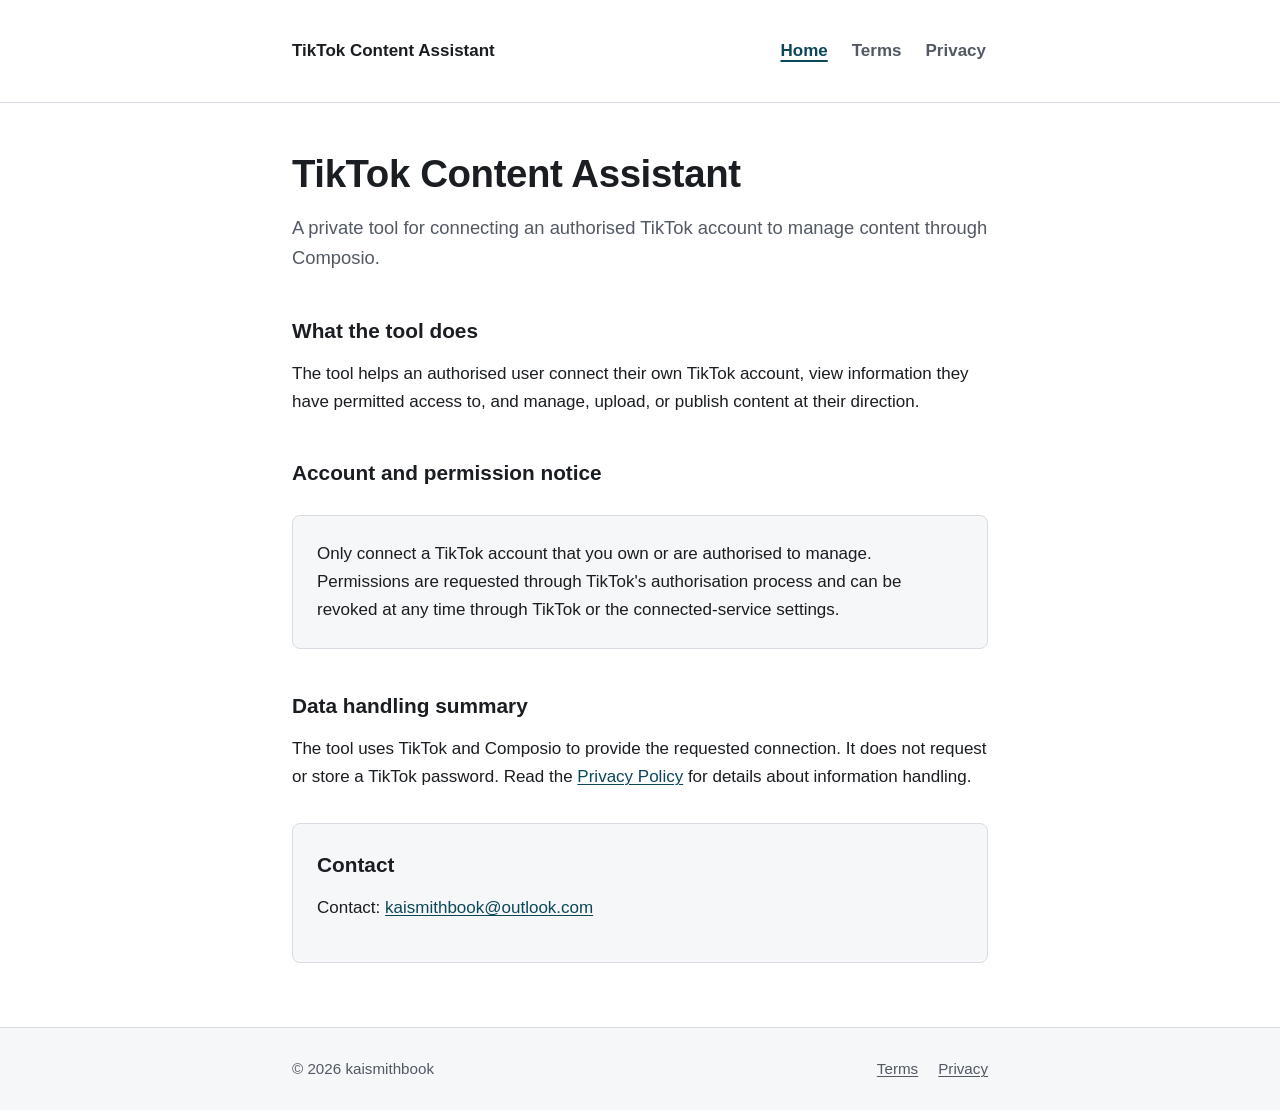
<file: index.html>
<!DOCTYPE html>
<html lang="en-GB">
<head>
  <meta charset="utf-8">
  <meta name="viewport" content="width=device-width, initial-scale=1">
  <title>TikTok Content Assistant</title>
  <meta name="description" content="A private tool for authorised TikTok account connection and content management.">
  <link rel="stylesheet" href="styles.css">
  <link rel="icon" href="favicon.svg" type="image/svg+xml">
</head>
<body>

  <header class="site-header">
    <div class="site-header__inner">
      <p class="site-header__brand">TikTok Content Assistant</p>
      <nav class="site-nav" aria-label="Primary">
        <ul>
          <li><a href="index.html" aria-current="page">Home</a></li>
          <li><a href="terms.html">Terms</a></li>
          <li><a href="privacy.html">Privacy</a></li>
        </ul>
      </nav>
    </div>
  </header>

  <main class="site-main">

    <section aria-labelledby="hero">
      <h1 id="hero">TikTok Content Assistant</h1>
      <p class="lead">A private tool for connecting an authorised TikTok account to manage content through Composio.</p>
    </section>

    <section aria-labelledby="what">
      <h2 id="what">What the tool does</h2>
      <p>The tool helps an authorised user connect their own TikTok account, view information they have permitted access to, and manage, upload, or publish content at their direction.</p>
    </section>

    <section aria-labelledby="account">
      <h2 id="account">Account and permission notice</h2>
      <div class="card">
        <p>Only connect a TikTok account that you own or are authorised to manage. Permissions are requested through TikTok's authorisation process and can be revoked at any time through TikTok or the connected-service settings.</p>
      </div>
    </section>

    <section aria-labelledby="data">
      <h2 id="data">Data handling summary</h2>
      <p>The tool uses TikTok and Composio to provide the requested connection. It does not request or store a TikTok password. Read the <a href="privacy.html">Privacy Policy</a> for details about information handling.</p>
    </section>

    <section aria-labelledby="contact">
      <div class="contact">
        <h2 id="contact">Contact</h2>
        <p>
          Contact: <a href="mailto:kaismithbook@outlook.com">kaismithbook@outlook.com</a>
        </p>
      </div>
    </section>

  </main>

  <footer class="site-footer">
    <div class="site-footer__inner">
      <span class="site-footer__year">© 2026 kaismithbook</span>
      <nav class="site-footer__links" aria-label="Legal">
        <a href="terms.html">Terms</a>
        <a href="privacy.html">Privacy</a>
      </nav>
    </div>
  </footer>

</body>
</html>
</file>
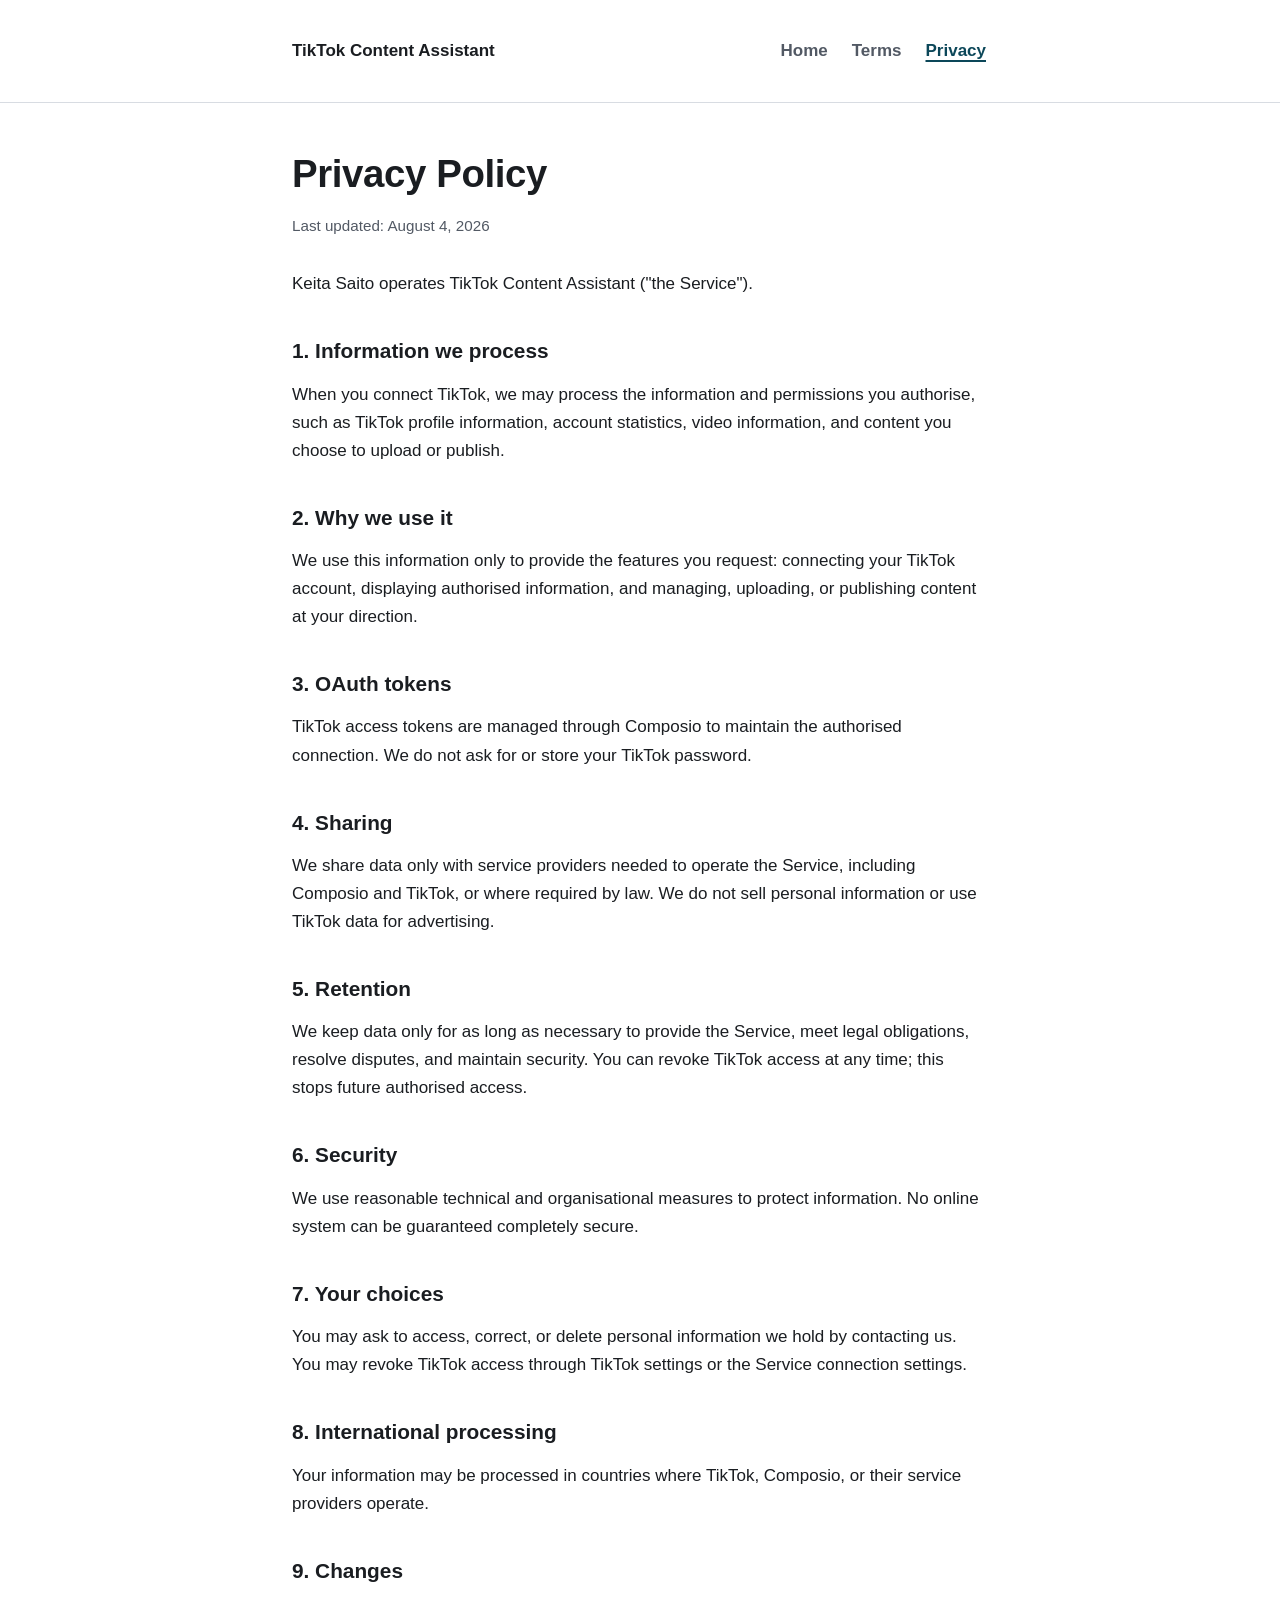
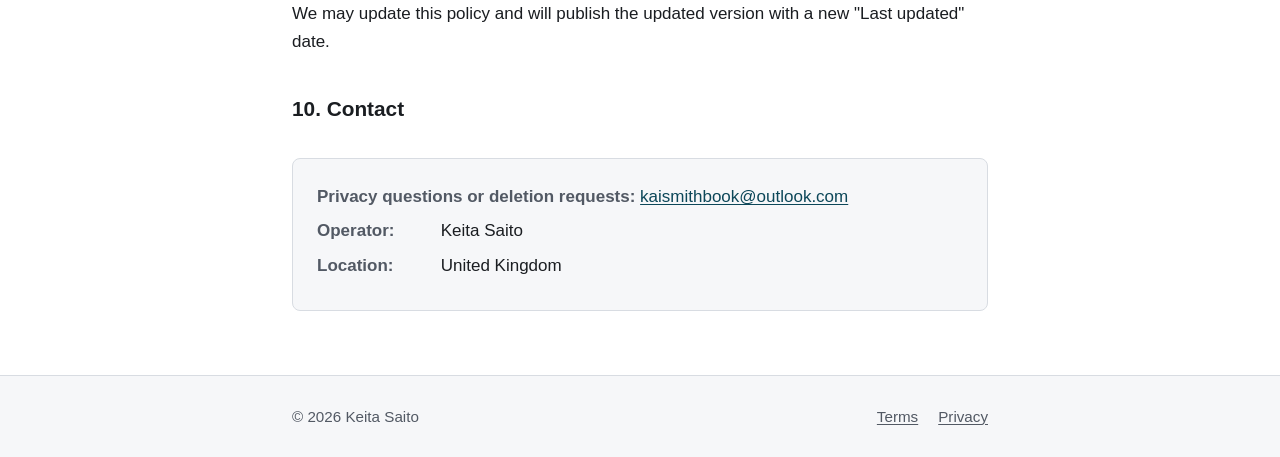
<file: privacy.html>
<!DOCTYPE html>
<html lang="en-GB">
<head>
  <meta charset="utf-8">
  <meta name="viewport" content="width=device-width, initial-scale=1">
  <title>Privacy Policy — TikTok Content Assistant</title>
  <meta name="description" content="Privacy Policy for TikTok Content Assistant, a private content-management tool.">
  <link rel="stylesheet" href="styles.css">
  <link rel="icon" href="favicon.svg" type="image/svg+xml">
</head>
<body>

  <header class="site-header">
    <div class="site-header__inner">
      <p class="site-header__brand"><a href="index.html" style="color:inherit;text-decoration:none;">TikTok Content Assistant</a></p>
      <nav class="site-nav" aria-label="Primary">
        <ul>
          <li><a href="index.html">Home</a></li>
          <li><a href="terms.html">Terms</a></li>
          <li><a href="privacy.html" aria-current="page">Privacy</a></li>
        </ul>
      </nav>
    </div>
  </header>

  <main class="site-main legal">

    <h1>Privacy Policy</h1>
    <p class="updated">Last updated: August 4, 2026</p>

    <p>Keita Saito operates TikTok Content Assistant ("the Service").</p>

    <h2>1. Information we process</h2>
    <p>When you connect TikTok, we may process the information and permissions you authorise, such as TikTok profile information, account statistics, video information, and content you choose to upload or publish.</p>

    <h2>2. Why we use it</h2>
    <p>We use this information only to provide the features you request: connecting your TikTok account, displaying authorised information, and managing, uploading, or publishing content at your direction.</p>

    <h2>3. OAuth tokens</h2>
    <p>TikTok access tokens are managed through Composio to maintain the authorised connection. We do not ask for or store your TikTok password.</p>

    <h2>4. Sharing</h2>
    <p>We share data only with service providers needed to operate the Service, including Composio and TikTok, or where required by law. We do not sell personal information or use TikTok data for advertising.</p>

    <h2>5. Retention</h2>
    <p>We keep data only for as long as necessary to provide the Service, meet legal obligations, resolve disputes, and maintain security. You can revoke TikTok access at any time; this stops future authorised access.</p>

    <h2>6. Security</h2>
    <p>We use reasonable technical and organisational measures to protect information. No online system can be guaranteed completely secure.</p>

    <h2>7. Your choices</h2>
    <p>You may ask to access, correct, or delete personal information we hold by contacting us. You may revoke TikTok access through TikTok settings or the Service connection settings.</p>

    <h2>8. International processing</h2>
    <p>Your information may be processed in countries where TikTok, Composio, or their service providers operate.</p>

    <h2>9. Changes</h2>
    <p>We may update this policy and will publish the updated version with a new "Last updated" date.</p>

    <h2>10. Contact</h2>
    <div class="contact">
      <ul class="contact__meta">
        <li><strong>Privacy questions or deletion requests:</strong> <a href="mailto:kaismithbook@outlook.com">kaismithbook@outlook.com</a></li>
        <li><strong>Operator:</strong> Keita Saito</li>
        <li><strong>Location:</strong> United Kingdom</li>
      </ul>
    </div>

  </main>

  <footer class="site-footer">
    <div class="site-footer__inner">
      <span class="site-footer__year">© 2026 Keita Saito</span>
      <nav class="site-footer__links" aria-label="Legal">
        <a href="terms.html">Terms</a>
        <a href="privacy.html">Privacy</a>
      </nav>
    </div>
  </footer>

</body>
</html>
</file>
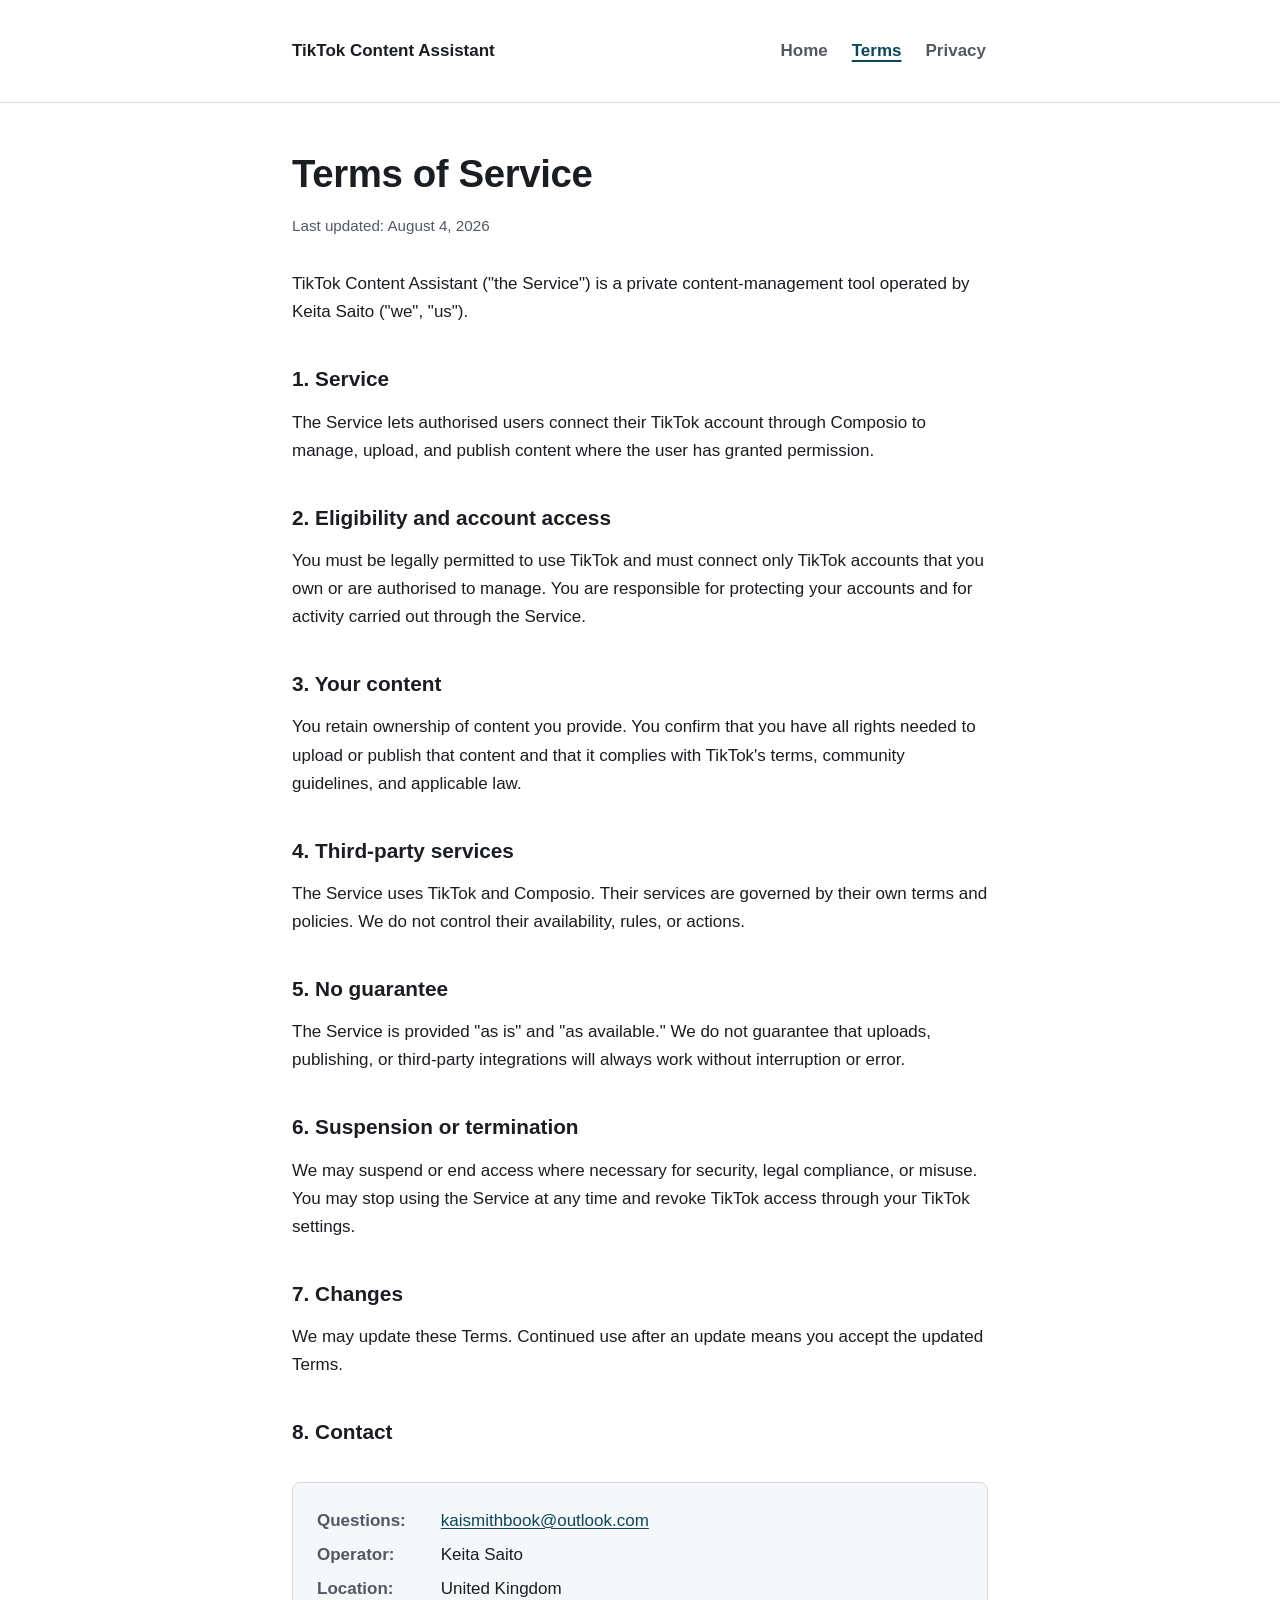
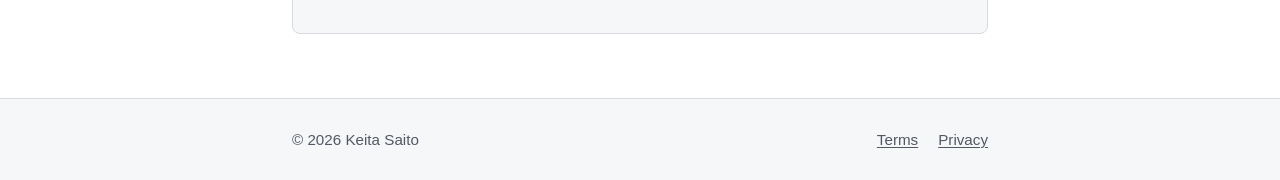
<file: terms.html>
<!DOCTYPE html>
<html lang="en-GB">
<head>
  <meta charset="utf-8">
  <meta name="viewport" content="width=device-width, initial-scale=1">
  <title>Terms of Service — TikTok Content Assistant</title>
  <meta name="description" content="Terms of Service for TikTok Content Assistant, a private content-management tool.">
  <link rel="stylesheet" href="styles.css">
  <link rel="icon" href="favicon.svg" type="image/svg+xml">
</head>
<body>

  <header class="site-header">
    <div class="site-header__inner">
      <p class="site-header__brand"><a href="index.html" style="color:inherit;text-decoration:none;">TikTok Content Assistant</a></p>
      <nav class="site-nav" aria-label="Primary">
        <ul>
          <li><a href="index.html">Home</a></li>
          <li><a href="terms.html" aria-current="page">Terms</a></li>
          <li><a href="privacy.html">Privacy</a></li>
        </ul>
      </nav>
    </div>
  </header>

  <main class="site-main legal">

    <h1>Terms of Service</h1>
    <p class="updated">Last updated: August 4, 2026</p>

    <p>TikTok Content Assistant ("the Service") is a private content-management tool operated by Keita Saito ("we", "us").</p>

    <h2>1. Service</h2>
    <p>The Service lets authorised users connect their TikTok account through Composio to manage, upload, and publish content where the user has granted permission.</p>

    <h2>2. Eligibility and account access</h2>
    <p>You must be legally permitted to use TikTok and must connect only TikTok accounts that you own or are authorised to manage. You are responsible for protecting your accounts and for activity carried out through the Service.</p>

    <h2>3. Your content</h2>
    <p>You retain ownership of content you provide. You confirm that you have all rights needed to upload or publish that content and that it complies with TikTok's terms, community guidelines, and applicable law.</p>

    <h2>4. Third-party services</h2>
    <p>The Service uses TikTok and Composio. Their services are governed by their own terms and policies. We do not control their availability, rules, or actions.</p>

    <h2>5. No guarantee</h2>
    <p>The Service is provided "as is" and "as available." We do not guarantee that uploads, publishing, or third-party integrations will always work without interruption or error.</p>

    <h2>6. Suspension or termination</h2>
    <p>We may suspend or end access where necessary for security, legal compliance, or misuse. You may stop using the Service at any time and revoke TikTok access through your TikTok settings.</p>

    <h2>7. Changes</h2>
    <p>We may update these Terms. Continued use after an update means you accept the updated Terms.</p>

    <h2>8. Contact</h2>
    <div class="contact">
      <ul class="contact__meta">
        <li><strong>Questions:</strong> <a href="mailto:kaismithbook@outlook.com">kaismithbook@outlook.com</a></li>
        <li><strong>Operator:</strong> Keita Saito</li>
        <li><strong>Location:</strong> United Kingdom</li>
      </ul>
    </div>

  </main>

  <footer class="site-footer">
    <div class="site-footer__inner">
      <span class="site-footer__year">© 2026 Keita Saito</span>
      <nav class="site-footer__links" aria-label="Legal">
        <a href="terms.html">Terms</a>
        <a href="privacy.html">Privacy</a>
      </nav>
    </div>
  </footer>

</body>
</html>
</file>
<file: styles.css>
/* TikTok Content Assistant — styles.css
   Plain, static, dependency-free. System fonts only. */

:root {
  --bg: #ffffff;
  --surface: #f6f7f9;
  --text: #1a1d21;
  --text-muted: #525964;
  --border: #d8dce2;
  --accent: #14617a;        /* restrained teal accent */
  --accent-strong: #0c4759;
  --focus: #14617a;
  --max-width: 760px;
  --radius: 8px;
  --gutter: clamp(16px, 5vw, 32px);
}

* {
  box-sizing: border-box;
}

html {
  -webkit-text-size-adjust: 100%;
}

body {
  margin: 0;
  background: var(--bg);
  color: var(--text);
  font-family: -apple-system, BlinkMacSystemFont, "Segoe UI", Roboto, Oxygen,
    Ubuntu, Cantarell, "Helvetica Neue", Arial, sans-serif;
  font-size: 1.0625rem;
  line-height: 1.65;
  -webkit-font-smoothing: antialiased;
  text-rendering: optimizeLegibility;
}

a {
  color: var(--accent-strong);
  text-decoration: underline;
  text-underline-offset: 2px;
  text-decoration-thickness: 1px;
}

a:hover {
  color: var(--accent);
}

a:focus-visible,
button:focus-visible,
[tabindex]:focus-visible {
  outline: 3px solid var(--focus);
  outline-offset: 2px;
  border-radius: 2px;
}

/* ---------- Header / Nav ---------- */

.site-header {
  border-bottom: 1px solid var(--border);
  background: var(--bg);
}

.site-header__inner {
  max-width: var(--max-width);
  margin: 0 auto;
  padding: 20px var(--gutter);
  display: flex;
  flex-wrap: wrap;
  align-items: baseline;
  justify-content: space-between;
  gap: 8px 16px;
}

.site-header__brand {
  font-size: 1.0625rem;
  font-weight: 700;
  color: var(--text);
}

.site-nav ul {
  list-style: none;
  display: flex;
  flex-wrap: wrap;
  gap: 8px 20px;
  margin: 0;
  padding: 0;
}

.site-nav a {
  color: var(--text-muted);
  font-weight: 600;
  text-decoration: none;
  padding: 4px 2px;
}

.site-nav a:hover {
  color: var(--accent-strong);
}

.site-nav a[aria-current="page"] {
  color: var(--accent-strong);
  text-decoration: underline;
  text-decoration-thickness: 2px;
  text-underline-offset: 4px;
}

/* ---------- Main ---------- */

.site-main {
  max-width: var(--max-width);
  margin: 0 auto;
  padding: 48px var(--gutter) 64px;
}

main h1 {
  font-size: clamp(1.9rem, 6vw, 2.4rem);
  line-height: 1.2;
  margin: 0 0 16px;
  letter-spacing: -0.01em;
}

main h2 {
  font-size: 1.3rem;
  margin: 40px 0 12px;
}

main p {
  margin: 0 0 16px;
  color: var(--text);
}

.lead {
  font-size: 1.15rem;
  color: var(--text-muted);
  margin-bottom: 8px;
}

.updated {
  color: var(--text-muted);
  font-size: 0.95rem;
  margin: 0 0 32px;
}

/* ---------- Cards / sections ---------- */

.card {
  background: var(--surface);
  border: 1px solid var(--border);
  border-radius: var(--radius);
  padding: 24px;
  margin: 24px 0;
}

.card p:last-child,
.card li:last-child {
  margin-bottom: 0;
}

/* ---------- Legal prose ---------- */

.legal ol {
  margin: 0;
  padding-left: 1.25rem;
}

.legal ol li {
  margin-bottom: 14px;
}

.legal h2 {
  margin-top: 36px;
}

/* ---------- Contact block ---------- */

.contact {
  background: var(--surface);
  border: 1px solid var(--border);
  border-radius: var(--radius);
  padding: 24px;
  margin-top: 32px;
}

.contact h2 {
  margin-top: 0;
}

.contact__meta {
  list-style: none;
  margin: 0;
  padding: 0;
}

.contact__meta li {
  margin-bottom: 6px;
}

.contact__meta strong {
  display: inline-block;
  min-width: 7em;
  color: var(--text-muted);
  font-weight: 600;
}

/* ---------- Footer ---------- */

.site-footer {
  border-top: 1px solid var(--border);
  background: var(--surface);
}

.site-footer__inner {
  max-width: var(--max-width);
  margin: 0 auto;
  padding: 28px var(--gutter);
  display: flex;
  flex-wrap: wrap;
  gap: 8px 24px;
  align-items: center;
  justify-content: space-between;
  color: var(--text-muted);
  font-size: 0.95rem;
}

.site-footer__links {
  display: flex;
  flex-wrap: wrap;
  gap: 8px 20px;
}

.site-footer a {
  color: var(--text-muted);
}

.site-footer a:hover {
  color: var(--accent-strong);
}

.site-footer__year {
  font-variant-numeric: tabular-nums;
}

/* ---------- Responsive ---------- */

@media (max-width: 560px) {
  .site-header__inner {
    flex-direction: column;
    align-items: flex-start;
    gap: 10px;
  }

  .site-footer__inner {
    flex-direction: column;
    align-items: flex-start;
  }

  .contact__meta strong {
    display: block;
    min-width: 0;
  }
}

/* ---------- Reduced motion ---------- */

@media (prefers-reduced-motion: reduce) {
  * {
    transition: none !important;
    animation: none !important;
  }
}
</file>
